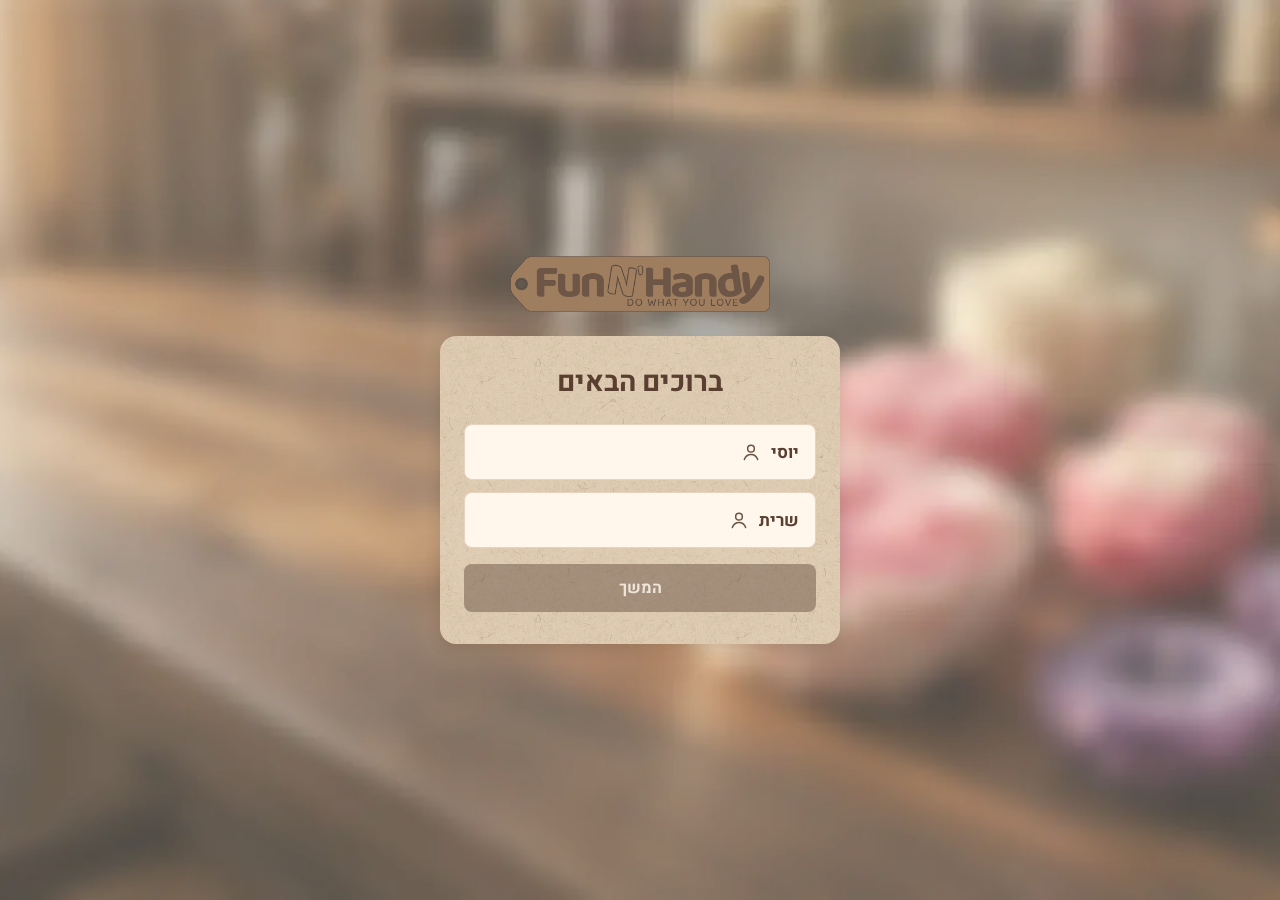
<file: index.html>
<!doctype html>
<html lang="he" dir="rtl">
<head>
  <meta charset="utf-8">
  <meta name="viewport" content="width=device-width, initial-scale=1">
  <title>FNH Pipeline</title>
  <!-- אייקונים: SVG ו-PNG 32 מתוך icon.svg. מסך הבית באייפון ו-manifest מתוך icon-mobile.svg -->
  <link rel="icon" href="icon.svg" type="image/svg+xml">
  <link rel="icon" href="favicon-32.png" type="image/png" sizes="32x32">
  <link rel="apple-touch-icon" href="apple-touch-icon.png" sizes="180x180">
  <link rel="manifest" href="manifest.json">
  <meta name="theme-color" content="#6C5546">
  <link rel="preload" href="assets/fonts/heebo-hebrew-400-normal.woff2" as="font" type="font/woff2" crossorigin>
  <link rel="stylesheet" href="css/styles.css">
  <script type="module" src="js/app.js"></script>
</head>
<body>
  <!-- תמונת הרקע המטושטשת: שכבה קבועה מאחורי הכל. מוצגת רק בכניסה, בלוח הבקרה וב"המשימות שלי" -->
  <div class="bg-photo" aria-hidden="true"></div>
  <!-- כל המסכים נבנים כאן מתוך js/app.js -->
  <div id="app" aria-live="polite"></div>
  <noscript>האפליקציה צריכה JavaScript כדי לעבוד.</noscript>
</body>
</html>
</file>
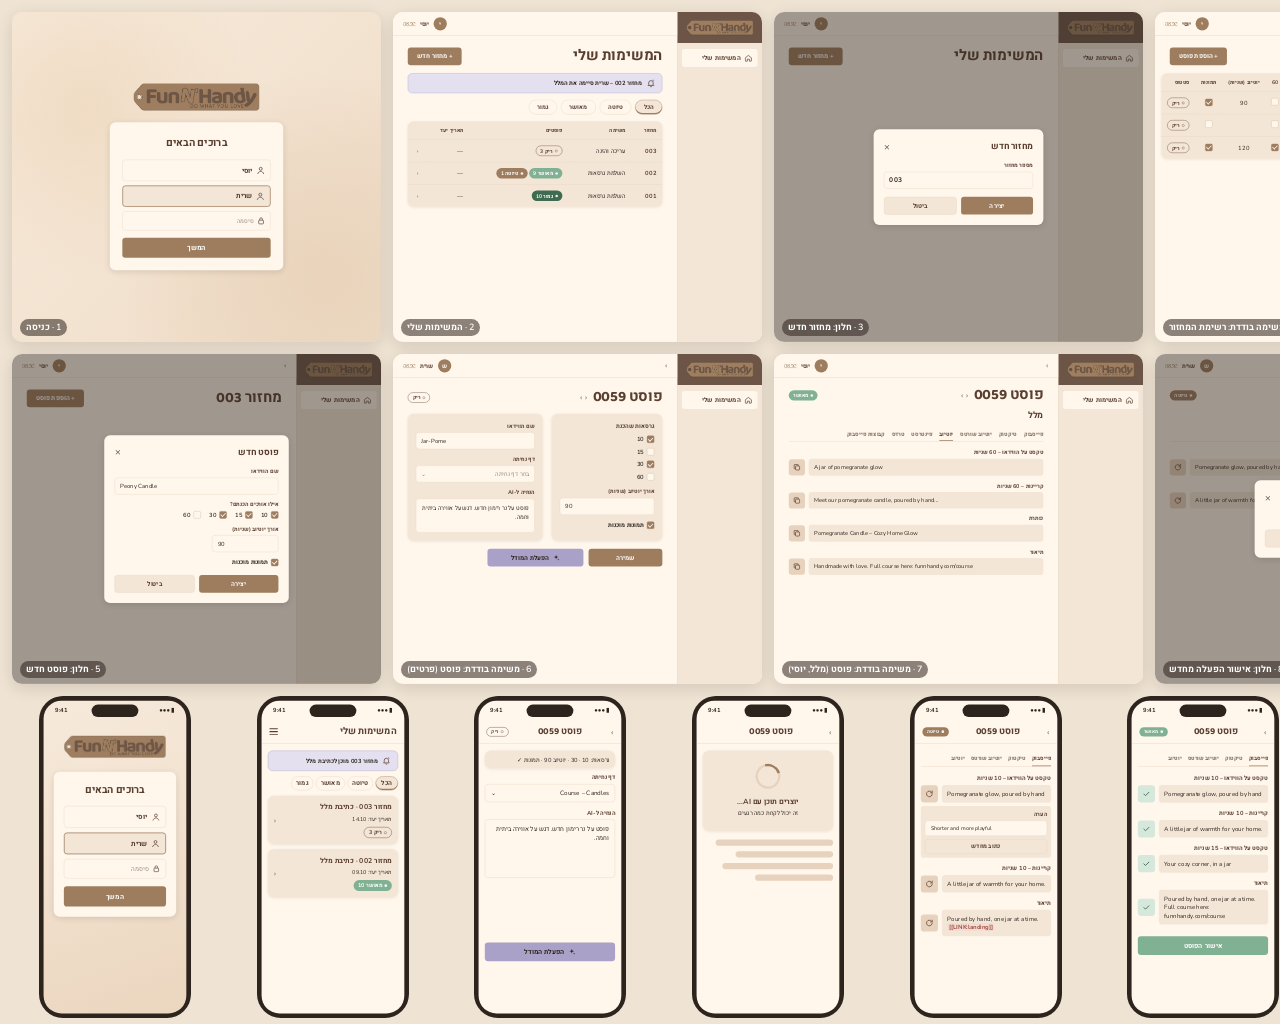
<file: mockups-html/board.html>
<!doctype html>
<html lang="he" dir="rtl">
<head>
<meta charset="utf-8">
<title>FNH Pipeline – Mockups</title>
<style>
@font-face{font-family:"Heebo";src:url(assets/fonts/heebo-hebrew-400-normal.woff2) format("woff2");font-weight:400}
@font-face{font-family:"Heebo";src:url(assets/fonts/heebo-hebrew-500-normal.woff2) format("woff2");font-weight:500}
@font-face{font-family:"Heebo";src:url(assets/fonts/heebo-hebrew-700-normal.woff2) format("woff2");font-weight:700}
@font-face{font-family:"Nunito";src:url(assets/fonts/nunito-latin-400-normal.woff2) format("woff2");font-weight:400}
@font-face{font-family:"Nunito";src:url(assets/fonts/nunito-latin-600-normal.woff2) format("woff2");font-weight:600}
@font-face{font-family:"Nunito";src:url(assets/fonts/nunito-latin-700-normal.woff2) format("woff2");font-weight:700}
@font-face{font-family:"Baloo Bhai 2";src:url(assets/fonts/baloo-bhai-2-latin-600-normal.woff2) format("woff2");font-weight:600}
@font-face{font-family:"Baloo Bhai 2";src:url(assets/fonts/baloo-bhai-2-latin-700-normal.woff2) format("woff2");font-weight:700}

:root{
  --bg:#FFF7EC; --surface:#F3E6D7; --muted:#E7D2BD;
  --primary:#9E7D5F; --primary-dark:#6C5546;
  --success:#80B192; --ai:#AAA1C8; --finished:#3F6B50; --alert:#A04A36;
  --h:#5A3E30; --t:#2E241E;
  --ui:"Nunito","Heebo",sans-serif; --head:"Baloo Bhai 2","Heebo",sans-serif;
  --card-shadow:0 2px 8px rgba(0,0,0,.08); --elev:0 4px 16px rgba(0,0,0,.12);
}
*{box-sizing:border-box;margin:0;padding:0}
html,body{width:1536px;height:1024px;background:#EFE3D3;font-family:var(--ui);color:var(--t)}
.board{position:relative;width:1536px;height:1024px;padding:12px;display:flex;flex-direction:column;gap:12px}
.row{display:flex;gap:12px;flex-direction:row-reverse;justify-content:space-between}
.row.r1,.row.r2{height:330px}
.row.r3{height:322px;justify-content:space-around}
.slot{position:relative;overflow:hidden;border-radius:10px;box-shadow:var(--elev)}
.slot.d{width:369px;height:330px}
.slot.p{width:152px;height:322px;border-radius:24px;box-shadow:none}
.scale-d{width:1000px;height:894px;transform:scale(.369);transform-origin:top right;position:absolute;top:0;right:0}
.scale-p{width:390px;height:826px;transform:scale(.39);transform-origin:top right;position:absolute;top:0;right:0}
.label{position:absolute;bottom:6px;left:8px;font:600 9px var(--ui);color:#fff;background:rgba(46,36,30,.55);padding:2px 6px;border-radius:999px;z-index:50;direction:rtl}

/* ===== shared screen pieces ===== */
.screen{width:100%;height:100%;background:var(--bg);position:relative;overflow:hidden;font-size:16px}
.app{display:flex;flex-direction:row;height:100%}
.sidebar{width:230px;background:var(--surface);border-left:1px solid var(--muted);display:flex;flex-direction:column}
.sidebar .brand{height:84px;background:var(--primary-dark);display:flex;align-items:center;justify-content:center}
.sidebar .brand img{width:180px;filter:drop-shadow(0 1px 1px rgba(0,0,0,.15))}
.nav{padding:16px 12px}
.nav a{display:flex;align-items:center;gap:10px;padding:12px 14px;border-radius:8px;background:var(--bg);color:var(--h);font-weight:700;text-decoration:none;font-size:17px}
.main{flex:1;display:flex;flex-direction:column;min-width:0}
.topbar{height:64px;border-bottom:1px solid var(--muted);display:flex;align-items:center;justify-content:space-between;padding:0 28px;background:var(--bg)}
.topbar .who{display:flex;align-items:center;gap:12px;direction:ltr}
.avatar{width:36px;height:36px;border-radius:50%;background:var(--primary);color:#fff;display:flex;align-items:center;justify-content:center;font-weight:700;font-size:16px}
.who .name{font-weight:700;color:var(--h)}
.who .out{color:var(--primary);font-size:14px;text-decoration:underline}
.back{color:var(--primary-dark);font-size:22px}
.content{padding:32px 40px;flex:1;overflow:hidden}
.titlebar{display:flex;align-items:center;justify-content:space-between;margin-bottom:22px}
h1{font-family:var(--head);font-weight:700;font-size:40px;color:var(--h);line-height:1.1}
h2{font-family:var(--head);font-weight:700;font-size:28px;color:var(--h)}
h3{font-family:var(--head);font-weight:700;font-size:24px;color:var(--h)}
.btn{display:inline-flex;align-items:center;justify-content:center;gap:8px;height:48px;padding:0 24px;border-radius:8px;font:700 17px var(--ui);border:none;white-space:nowrap}
.btn.primary{background:var(--primary);color:#fff}
.btn.secondary{background:var(--surface);color:var(--h);border:1px solid var(--muted)}
.btn.success{background:var(--success);color:#fff}
.btn.alert{background:var(--alert);color:#fff}
.btn.ai{background:var(--ai);color:var(--t)}
.btn.block{width:100%}
.card{background:var(--surface);border-radius:16px;box-shadow:var(--card-shadow)}
.field{margin-bottom:16px}
.field label{display:block;font-weight:700;color:var(--h);margin-bottom:6px;font-size:15px}
.input{height:46px;border:1px solid var(--muted);background:var(--bg);border-radius:8px;display:flex;align-items:center;padding:0 14px;font-size:16px;color:var(--t);gap:10px}
.input.ph{color:#9a8a7c}
.input.ltr{direction:ltr;justify-content:flex-start}
.input.sel{justify-content:space-between}
.textarea{min-height:92px;align-items:flex-start;padding-top:12px;line-height:1.5}
.cb{width:20px;height:20px;border-radius:4px;border:1.5px solid #CDB59D;background:var(--bg);display:inline-flex;align-items:center;justify-content:center;flex:none}
.cb.on{background:var(--primary);border-color:var(--primary)}
.cb.on::after{content:"";width:6px;height:11px;border:solid #fff;border-width:0 2.5px 2.5px 0;transform:rotate(45deg) translate(-1px,-1px)}
.cbrow{display:flex;gap:22px;align-items:center;flex-wrap:wrap}
.cbi{display:flex;align-items:center;gap:8px;font-weight:600}
.badge{display:inline-flex;align-items:center;gap:6px;height:28px;padding:0 12px;border-radius:999px;font-weight:700;font-size:14px;white-space:nowrap}
.badge::before{content:"";width:7px;height:7px;border-radius:50%;background:currentColor;opacity:.9}
.b-empty{border:1.5px solid var(--h);color:var(--h);background:transparent}
.b-empty::before{background:transparent;border:1.5px solid var(--h);width:5px;height:5px}
.b-draft{background:var(--primary);color:#fff}
.b-ok{background:var(--success);color:#fff}
.b-done{background:var(--finished);color:#fff}
.tbl{width:100%;border-collapse:separate;border-spacing:0;background:var(--surface);border-radius:16px;box-shadow:var(--card-shadow);overflow:hidden}
.tbl th{white-space:nowrap;font-size:14px;color:var(--h);font-weight:700;text-align:right;padding:14px 16px;border-bottom:1px solid var(--muted)}
.tbl td{white-space:nowrap;padding:16px;border-bottom:1px solid var(--muted);font-size:16px}
.tbl tr:last-child td{border-bottom:none}
.tbl .num{font-weight:700;color:var(--h)}
.tbl .en{direction:ltr;text-align:right}
.tbl .c{text-align:center}
.chev{color:var(--primary-dark);font-size:20px}
.pills{display:flex;gap:10px;margin:18px 0}
.pill{height:40px;padding:0 22px;border-radius:999px;background:var(--bg);border:1px solid var(--muted);display:flex;align-items:center;font-weight:700;color:var(--h)}
.pill.on{background:var(--surface);border-color:var(--primary);box-shadow:inset 0 -3px 0 var(--primary)}
.banner{display:flex;align-items:center;gap:12px;padding:14px 18px;border-radius:12px;font-weight:700}
.banner.ai{background:#E4E0F0;color:var(--t);border:1px solid var(--ai)}
.banner.err{background:#F2DDD6;color:var(--alert);border:1px solid #D9A898}
.overlay{position:absolute;inset:0;background:rgba(46,36,30,.45);display:flex;align-items:center;justify-content:center;z-index:5}
.modal{width:460px;background:var(--bg);border-radius:16px;box-shadow:var(--elev);padding:28px}
.modal .mh{display:flex;justify-content:space-between;align-items:center;margin-bottom:20px}
.x{font-size:26px;color:var(--h);line-height:1}
.modal .actions{display:flex;gap:12px;margin-top:22px}
.modal .actions .btn{flex:1}
.tabs{display:flex;gap:22px;border-bottom:1px solid var(--muted);margin-bottom:18px;white-space:nowrap}
.tabs span{padding:10px 0;color:#7d6a5b;font-weight:600}
.tabs span.on{color:var(--h);font-weight:700;box-shadow:inset 0 -3px 0 var(--primary)}
.tf{margin-bottom:16px}
.tf .lab{font-weight:700;color:var(--h);font-size:15px;margin-bottom:6px}
.tf .row2{display:flex;gap:10px;align-items:center}
.tf .box{flex:1;background:var(--surface);border-radius:8px;padding:12px 14px;direction:ltr;text-align:left;font-size:15.5px;color:var(--t);line-height:1.4}
.ib{width:44px;height:44px;border-radius:8px;background:var(--muted);display:flex;align-items:center;justify-content:center;flex:none}
.ib.okk{background:#D6E8DC}
.ib svg{width:22px;height:22px}
.link-ph{background:#F2DDD6;color:var(--alert);border-radius:4px;padding:0 4px;font-weight:700}

/* ===== phone ===== */
.phone{width:390px;height:826px;border-radius:56px;background:#2E241E;padding:12px;box-shadow:0 6px 18px rgba(0,0,0,.25)}
.phone .scr{width:100%;height:100%;border-radius:46px;overflow:hidden;background:var(--bg);position:relative;font-size:16px}
.status{height:50px;display:flex;align-items:center;justify-content:space-between;padding:0 30px;direction:ltr;font-weight:700;font-size:15px;color:var(--t)}
.notch{position:absolute;top:10px;left:50%;transform:translateX(-50%);width:120px;height:32px;background:#2E241E;border-radius:20px}
.mhead{height:60px;display:flex;align-items:center;justify-content:space-between;padding:0 20px;border-bottom:1px solid var(--muted)}
.mhead h2{font-size:24px}
.mbody{padding:18px 16px}
.mcard{background:var(--surface);border-radius:16px;box-shadow:var(--card-shadow);padding:16px;margin-bottom:12px}
.ham{display:flex;flex-direction:column;gap:5px}.ham i{display:block;width:22px;height:2.5px;background:var(--h);border-radius:2px}
</style>
</head>
<body>
<svg width="0" height="0" style="position:absolute">
  <defs>
    <symbol id="i-user" viewBox="0 0 24 24"><circle cx="12" cy="8" r="4" fill="none" stroke="currentColor" stroke-width="2"/><path d="M4 21c1.5-4 4.5-6 8-6s6.5 2 8 6" fill="none" stroke="currentColor" stroke-width="2" stroke-linecap="round"/></symbol>
    <symbol id="i-lock" viewBox="0 0 24 24"><rect x="5" y="10" width="14" height="11" rx="2" fill="none" stroke="currentColor" stroke-width="2"/><path d="M8 10V7a4 4 0 0 1 8 0v3" fill="none" stroke="currentColor" stroke-width="2"/></symbol>
    <symbol id="i-home" viewBox="0 0 24 24"><path d="M3 11l9-7 9 7v9a1 1 0 0 1-1 1h-5v-6H9v6H4a1 1 0 0 1-1-1z" fill="none" stroke="currentColor" stroke-width="2" stroke-linejoin="round"/></symbol>
    <symbol id="i-bell" viewBox="0 0 24 24"><path d="M6 16V11a6 6 0 0 1 12 0v5l2 2H4z" fill="none" stroke="currentColor" stroke-width="2" stroke-linejoin="round"/><path d="M10 20a2 2 0 0 0 4 0" fill="none" stroke="currentColor" stroke-width="2"/><circle cx="18" cy="5" r="3" fill="#AAA1C8"/></symbol>
    <symbol id="i-copy" viewBox="0 0 24 24"><rect x="8" y="8" width="12" height="12" rx="2" fill="none" stroke="currentColor" stroke-width="2"/><path d="M16 8V5a1 1 0 0 0-1-1H5a1 1 0 0 0-1 1v10a1 1 0 0 0 1 1h3" fill="none" stroke="currentColor" stroke-width="2"/></symbol>
    <symbol id="i-retry" viewBox="0 0 24 24"><path d="M20 12a8 8 0 1 1-2.3-5.6" fill="none" stroke="currentColor" stroke-width="2" stroke-linecap="round"/><path d="M20 4v5h-5" fill="none" stroke="currentColor" stroke-width="2" stroke-linecap="round" stroke-linejoin="round"/></symbol>
    <symbol id="i-check" viewBox="0 0 24 24"><path d="M5 12.5l4.5 4.5L19 7.5" fill="none" stroke="currentColor" stroke-width="2.5" stroke-linecap="round" stroke-linejoin="round"/></symbol>
    <symbol id="i-spark" viewBox="0 0 24 24"><path d="M12 3l1.8 5.2L19 10l-5.2 1.8L12 17l-1.8-5.2L5 10l5.2-1.8z" fill="currentColor"/><path d="M19 15l.8 2.2L22 18l-2.2.8L19 21l-.8-2.2L16 18l2.2-.8z" fill="currentColor"/></symbol>
    <symbol id="i-warn" viewBox="0 0 24 24"><path d="M12 3l10 18H2z" fill="currentColor"/><rect x="11" y="9" width="2" height="6" fill="#fff"/><rect x="11" y="16.5" width="2" height="2" fill="#fff"/></symbol>
  </defs>
</svg>

<div class="board">

<!-- ================= ROW 1 ================= -->
<div class="row r1">

  <!-- 1. Login desktop -->
  <div class="slot d"><div class="scale-d"><div class="screen" style="background:radial-gradient(circle at 20% 30%,#F0DCC4,transparent 45%),radial-gradient(circle at 85% 80%,#E9D3BB,transparent 50%),linear-gradient(135deg,#F7EADB,#EFDCC7);display:flex;align-items:center;justify-content:center">
    <div style="width:470px;text-align:center">
      <img src="assets/logo.png" style="width:340px;margin-bottom:26px">
      <div class="card" style="padding:34px;box-shadow:var(--elev);background:var(--bg)">
        <h2 style="margin-bottom:22px">ברוכים הבאים</h2>
        <div class="input" style="height:58px;margin-bottom:12px;font-weight:700;font-size:19px;color:var(--h)"><svg width="24" height="24" style="color:var(--h)"><use href="#i-user"/></svg>יוסי</div>
        <div class="input" style="height:58px;margin-bottom:12px;font-weight:700;font-size:19px;color:var(--h);border:2px solid var(--primary);background:var(--surface)"><svg width="24" height="24" style="color:var(--h)"><use href="#i-user"/></svg>שרית</div>
        <div class="input ph" style="height:52px;margin-bottom:20px"><svg width="22" height="22" style="color:var(--h)"><use href="#i-lock"/></svg>סיסמה</div>
        <div class="btn primary block" style="height:54px;font-size:19px">המשך</div>
      </div>
    </div>
  </div></div><span class="label">1 · כניסה</span></div>

  <!-- 2. My tasks desktop -->
  <div class="slot d"><div class="scale-d"><div class="screen"><div class="app">
    <aside class="sidebar"><div class="brand"><img src="assets/logo.png"></div><nav class="nav"><a><svg width="22" height="22"><use href="#i-home"/></svg>המשימות שלי</a></nav></aside>
    <div class="main">
      <div class="topbar"><span></span><div class="who"><span class="out">יציאה</span><span class="name">יוסי</span><span class="avatar">י</span></div></div>
      <div class="content">
        <div class="titlebar"><h1>המשימות שלי</h1><div class="btn primary">+ מחזור חדש</div></div>
        <div class="banner ai"><svg width="24" height="24" style="color:var(--h)"><use href="#i-bell"/></svg>מחזור 002 – שרית סיימה את המלל</div>
        <div class="pills"><div class="pill on">הכל</div><div class="pill">טיוטה</div><div class="pill">מאושר</div><div class="pill">גמור</div></div>
        <table class="tbl">
          <tr><th>מחזור</th><th>משימה</th><th>פוסטים</th><th>תאריך יעד</th><th></th></tr>
          <tr><td class="num">003</td><td>עריכה והזנה</td><td><span class="badge b-empty">ריק 3</span></td><td>—</td><td class="chev">‹</td></tr>
          <tr><td class="num">002</td><td>השלמת גרסאות</td><td><span class="badge b-ok">מאושר 9</span> <span class="badge b-draft">טיוטה 1</span></td><td>—</td><td class="chev">‹</td></tr>
          <tr><td class="num">001</td><td>השלמת גרסאות</td><td><span class="badge b-done">גמור 10</span></td><td>—</td><td class="chev">‹</td></tr>
        </table>
      </div>
    </div>
  </div></div></div><span class="label">2 · המשימות שלי</span></div>

  <!-- 3. New cycle modal -->
  <div class="slot d"><div class="scale-d"><div class="screen"><div class="app">
    <aside class="sidebar"><div class="brand"><img src="assets/logo.png"></div><nav class="nav"><a><svg width="22" height="22"><use href="#i-home"/></svg>המשימות שלי</a></nav></aside>
    <div class="main"><div class="topbar"><span></span><div class="who"><span class="out">יציאה</span><span class="name">יוסי</span><span class="avatar">י</span></div></div>
      <div class="content"><div class="titlebar"><h1>המשימות שלי</h1><div class="btn primary">+ מחזור חדש</div></div></div></div>
  </div>
  <div class="overlay"><div class="modal">
    <div class="mh"><h3>מחזור חדש</h3><span class="x">×</span></div>
    <div class="field"><label>מספר מחזור</label><div class="input ltr" style="font-weight:700;font-size:18px">003</div></div>
    <div class="actions"><div class="btn primary">יצירה</div><div class="btn secondary">ביטול</div></div>
  </div></div>
  </div></div><span class="label">3 · חלון: מחזור חדש</span></div>

  <!-- 4. Cycle list -->
  <div class="slot d"><div class="scale-d"><div class="screen"><div class="app">
    <aside class="sidebar"><div class="brand"><img src="assets/logo.png"></div><nav class="nav"><a><svg width="22" height="22"><use href="#i-home"/></svg>המשימות שלי</a></nav></aside>
    <div class="main"><div class="topbar"><span class="back">›</span><div class="who"><span class="out">יציאה</span><span class="name">יוסי</span><span class="avatar">י</span></div></div>
      <div class="content">
        <div class="titlebar"><h1>מחזור 003</h1><div class="btn primary">+ הוספת פוסט</div></div>
        <table class="tbl">
          <tr><th>מס' פוסט</th><th>שם הווידאו</th><th class="c">10</th><th class="c">15</th><th class="c">30</th><th class="c">60</th><th class="c">יוטיוב (שניות)</th><th class="c">תמונות</th><th>סטטוס</th></tr>
          <tr><td class="num">0059</td><td class="en">Jar-Pome</td><td class="c"><span class="cb on"></span></td><td class="c"><span class="cb"></span></td><td class="c"><span class="cb on"></span></td><td class="c"><span class="cb"></span></td><td class="c">90</td><td class="c"><span class="cb on"></span></td><td><span class="badge b-empty">ריק</span></td></tr>
          <tr><td class="num">0058</td><td class="en">Rose Candle</td><td class="c"><span class="cb on"></span></td><td class="c"><span class="cb on"></span></td><td class="c"><span class="cb"></span></td><td class="c"><span class="cb"></span></td><td class="c"></td><td class="c"><span class="cb"></span></td><td><span class="badge b-empty">ריק</span></td></tr>
          <tr><td class="num">0057</td><td class="en">Geode Candle</td><td class="c"><span class="cb"></span></td><td class="c"><span class="cb on"></span></td><td class="c"><span class="cb on"></span></td><td class="c"><span class="cb on"></span></td><td class="c">120</td><td class="c"><span class="cb on"></span></td><td><span class="badge b-empty">ריק</span></td></tr>
        </table>
        <div style="margin-top:26px"><div class="btn primary"><svg width="20" height="20"><use href="#i-check"/></svg>סיימתי את המחזור</div></div>
      </div></div>
  </div></div></div><span class="label">4 · משימה בודדת: רשימת המחזור</span></div>
</div>

<!-- ================= ROW 2 ================= -->
<div class="row r2">

  <!-- 5. New post modal -->
  <div class="slot d"><div class="scale-d"><div class="screen"><div class="app">
    <aside class="sidebar"><div class="brand"><img src="assets/logo.png"></div><nav class="nav"><a><svg width="22" height="22"><use href="#i-home"/></svg>המשימות שלי</a></nav></aside>
    <div class="main"><div class="topbar"><span class="back">›</span><div class="who"><span class="out">יציאה</span><span class="name">יוסי</span><span class="avatar">י</span></div></div>
      <div class="content"><div class="titlebar"><h1>מחזור 003</h1><div class="btn primary">+ הוספת פוסט</div></div></div></div>
  </div>
  <div class="overlay"><div class="modal" style="width:500px">
    <div class="mh"><h3>פוסט חדש</h3><span class="x">×</span></div>
    <div class="field"><label>שם הווידאו</label><div class="input ltr">Peony Candle</div></div>
    <div class="field"><label>אילו אורכים הכנתם?</label>
      <div class="cbrow"><span class="cbi"><span class="cb on"></span>10</span><span class="cbi"><span class="cb on"></span>15</span><span class="cbi"><span class="cb on"></span>30</span><span class="cbi"><span class="cb"></span>60</span></div></div>
    <div class="field"><label>אורך יוטיוב (שניות)</label><div class="input ltr" style="width:180px">90</div></div>
    <div class="cbi" style="margin-top:4px"><span class="cb on"></span>תמונות מוכנות</div>
    <div class="actions"><div class="btn primary">יצירה</div><div class="btn secondary">ביטול</div></div>
  </div></div>
  </div></div><span class="label">5 · חלון: פוסט חדש</span></div>

  <!-- 6. Post details -->
  <div class="slot d"><div class="scale-d"><div class="screen"><div class="app">
    <aside class="sidebar"><div class="brand"><img src="assets/logo.png"></div><nav class="nav"><a><svg width="22" height="22"><use href="#i-home"/></svg>המשימות שלי</a></nav></aside>
    <div class="main"><div class="topbar"><span class="back">›</span><div class="who"><span class="out">יציאה</span><span class="name">שרית</span><span class="avatar">ש</span></div></div>
      <div class="content">
        <div class="titlebar"><div style="display:flex;align-items:center;gap:16px"><h1>פוסט 0059</h1><span style="color:var(--primary-dark);font-size:22px">‹ ›</span></div><span class="badge b-empty">ריק</span></div>
        <div style="display:flex;gap:24px">
          <div class="card" style="width:300px;padding:22px">
            <div style="font-weight:700;color:var(--h);margin-bottom:12px">גרסאות שהכנת</div>
            <div style="display:flex;flex-direction:column;gap:12px;margin-bottom:18px">
              <span class="cbi"><span class="cb on"></span>10</span><span class="cbi"><span class="cb"></span>15</span><span class="cbi"><span class="cb on"></span>30</span><span class="cbi"><span class="cb"></span>60</span></div>
            <div class="field"><label>אורך יוטיוב (שניות)</label><div class="input ltr">90</div></div>
            <div class="cbi"><span class="cb on"></span>תמונות מוכנות</div>
          </div>
          <div class="card" style="flex:1;padding:22px">
            <div class="field"><label>שם הווידאו</label><div class="input ltr">Jar-Pome</div></div>
            <div class="field"><label>דף נחיתה</label><div class="input sel ph">בחר דף נחיתה<span>⌄</span></div></div>
            <div class="field" style="margin-bottom:0"><label>הנחיה ל-AI</label><div class="input textarea">פוסט על נר רימון חדש. דגש על אווירה ביתית וחמה.</div></div>
          </div>
        </div>
        <div style="display:flex;gap:14px;margin-top:22px"><div class="btn primary" style="width:200px">שמירה</div><div class="btn ai" style="width:260px"><svg width="20" height="20"><use href="#i-spark"/></svg>הפעלת המודל</div></div>
      </div></div>
  </div></div></div><span class="label">6 · משימה בודדת: פוסט (פרטים)</span></div>

  <!-- 7. Post text (Yossi copy) -->
  <div class="slot d"><div class="scale-d"><div class="screen"><div class="app">
    <aside class="sidebar"><div class="brand"><img src="assets/logo.png"></div><nav class="nav"><a><svg width="22" height="22"><use href="#i-home"/></svg>המשימות שלי</a></nav></aside>
    <div class="main"><div class="topbar"><span class="back">›</span><div class="who"><span class="out">יציאה</span><span class="name">יוסי</span><span class="avatar">י</span></div></div>
      <div class="content" style="padding-top:26px">
        <div class="titlebar" style="margin-bottom:14px"><div style="display:flex;align-items:center;gap:16px"><h1>פוסט 0059</h1><span style="color:var(--primary-dark);font-size:22px">‹ ›</span></div><span class="badge b-ok">מאושר</span></div>
        <h3 style="margin-bottom:8px">מלל</h3>
        <div class="tabs" style="gap:18px;font-size:15px"><span>פייסבוק</span><span>טיקטוק</span><span>יוטיוב שורטס</span><span class="on">יוטיוב</span><span>פינטרסט</span><span>טרדס</span><span>קבוצות פייסבוק</span></div>
        <div class="tf"><div class="lab">טקסט על הווידאו – 60 שניות</div><div class="row2"><div class="box">A jar of pomegranate glow</div><div class="ib"><svg style="color:var(--h)"><use href="#i-copy"/></svg></div></div></div>
        <div class="tf"><div class="lab">קריינות – 60 שניות</div><div class="row2"><div class="box">Meet our pomegranate candle, poured by hand...</div><div class="ib"><svg style="color:var(--h)"><use href="#i-copy"/></svg></div></div></div>
        <div class="tf"><div class="lab">כותרת</div><div class="row2"><div class="box">Pomegranate Candle – Cozy Home Glow</div><div class="ib"><svg style="color:var(--h)"><use href="#i-copy"/></svg></div></div></div>
        <div class="tf"><div class="lab">תיאור</div><div class="row2"><div class="box">Handmade with love. Full course here: funnhandy.com/course</div><div class="ib"><svg style="color:var(--h)"><use href="#i-copy"/></svg></div></div></div>
      </div></div>
  </div></div></div><span class="label">7 · משימה בודדת: פוסט (מלל, יוסי)</span></div>

  <!-- 8. Confirm modal -->
  <div class="slot d"><div class="scale-d"><div class="screen"><div class="app">
    <aside class="sidebar"><div class="brand"><img src="assets/logo.png"></div><nav class="nav"><a><svg width="22" height="22"><use href="#i-home"/></svg>המשימות שלי</a></nav></aside>
    <div class="main"><div class="topbar"><span class="back">›</span><div class="who"><span class="out">יציאה</span><span class="name">שרית</span><span class="avatar">ש</span></div></div>
      <div class="content" style="padding-top:26px">
        <div class="titlebar" style="margin-bottom:14px"><h1>פוסט 0059</h1><span class="badge b-draft">טיוטה</span></div>
        <h3 style="margin-bottom:8px">מלל</h3>
        <div class="tabs" style="gap:18px;font-size:15px"><span class="on">פייסבוק</span><span>טיקטוק</span><span>יוטיוב שורטס</span><span>יוטיוב</span></div>
        <div class="tf"><div class="lab">טקסט על הווידאו – 10 שניות</div><div class="row2"><div class="box">Pomegranate glow, poured by hand</div><div class="ib"><svg style="color:var(--h)"><use href="#i-retry"/></svg></div></div></div>
        <div class="tf"><div class="lab">קריינות – 10 שניות</div><div class="row2"><div class="box">A little jar of warmth for your home.</div><div class="ib"><svg style="color:var(--h)"><use href="#i-retry"/></svg></div></div></div>
      </div></div>
  </div>
  <div class="overlay"><div class="modal">
    <div class="mh"><h3>להפעיל שוב את המודל?</h3><span class="x">×</span></div>
    <p style="font-size:17px">התיקונים שלך יימחקו. להמשיך?</p>
    <div class="actions"><div class="btn alert">להמשיך</div><div class="btn secondary">ביטול</div></div>
  </div></div>
  </div></div><span class="label">8 · חלון: אישור הפעלה מחדש</span></div>
</div>

<!-- ================= ROW 3 (phones, Sarit) ================= -->
<div class="row r3">

  <!-- 9 login -->
  <div class="slot p"><div class="scale-p"><div class="phone"><div class="scr" style="background:linear-gradient(160deg,#F7EADB,#EBD6BF)">
    <div class="notch"></div><div class="status"><span>9:41</span><span>●●● ▮</span></div>
    <div style="padding:40px 26px;text-align:center">
      <img src="assets/logo.png" style="width:260px;margin-bottom:30px">
      <div class="card" style="padding:26px;background:var(--bg);box-shadow:var(--elev)">
        <h2 style="font-size:26px;margin-bottom:20px">ברוכים הבאים</h2>
        <div class="input" style="height:56px;margin-bottom:12px;font-weight:700;font-size:18px;color:var(--h)"><svg width="22" height="22"><use href="#i-user"/></svg>יוסי</div>
        <div class="input" style="height:56px;margin-bottom:12px;font-weight:700;font-size:18px;color:var(--h);border:2px solid var(--primary);background:var(--surface)"><svg width="22" height="22"><use href="#i-user"/></svg>שרית</div>
        <div class="input ph" style="height:50px;margin-bottom:20px"><svg width="20" height="20" style="color:var(--h)"><use href="#i-lock"/></svg>סיסמה</div>
        <div class="btn primary block" style="height:52px">המשך</div>
      </div>
    </div>
  </div></div></div></div>

  <!-- 10 my tasks -->
  <div class="slot p"><div class="scale-p"><div class="phone"><div class="scr">
    <div class="notch"></div><div class="status"><span>9:41</span><span>●●● ▮</span></div>
    <div class="mhead"><h2>המשימות שלי</h2><div class="ham"><i></i><i></i><i></i></div></div>
    <div class="mbody">
      <div class="banner ai" style="margin-bottom:14px;font-size:15px"><svg width="22" height="22" style="color:var(--h);flex:none"><use href="#i-bell"/></svg>מחזור 003 מוכן לכתיבת מלל</div>
      <div class="pills" style="margin:0 0 14px;gap:6px"><div class="pill on" style="padding:0 14px;height:36px">הכל</div><div class="pill" style="padding:0 12px;height:36px">טיוטה</div><div class="pill" style="padding:0 12px;height:36px">מאושר</div><div class="pill" style="padding:0 12px;height:36px">גמור</div></div>
      <div class="mcard"><div style="display:flex;justify-content:space-between;align-items:center"><div><div style="font-weight:700;color:var(--h);font-size:18px">מחזור 003 · כתיבת מלל</div><div style="font-size:14px;margin:6px 0 10px">תאריך יעד: 14.10</div><span class="badge b-empty">ריק 3</span></div><span class="chev">‹</span></div></div>
      <div class="mcard"><div style="display:flex;justify-content:space-between;align-items:center"><div><div style="font-weight:700;color:var(--h);font-size:18px">מחזור 002 · כתיבת מלל</div><div style="font-size:14px;margin:6px 0 10px">תאריך יעד: 09.10</div><span class="badge b-ok">מאושר 10</span></div><span class="chev">‹</span></div></div>
    </div>
  </div></div></div></div>

  <!-- 11 post -->
  <div class="slot p"><div class="scale-p"><div class="phone"><div class="scr">
    <div class="notch"></div><div class="status"><span>9:41</span><span>●●● ▮</span></div>
    <div class="mhead"><span class="back">›</span><h2>פוסט 0059</h2><span class="badge b-empty" style="font-size:12px;height:24px">ריק</span></div>
    <div class="mbody">
      <div class="mcard" style="font-size:15px;padding:12px 14px">גרסאות: 10 · 30 · יוטיוב 90 · תמונות ✓</div>
      <div class="field"><label>דף נחיתה</label><div class="input sel"><span style="direction:ltr">Course – Candles</span><span>⌄</span></div></div>
      <div class="field"><label>הנחיה ל-AI</label><div class="input textarea" style="min-height:150px">פוסט על נר רימון חדש. דגש על אווירה ביתית וחמה.</div></div>
      <div class="btn ai block" style="margin-top:150px"><svg width="20" height="20"><use href="#i-spark"/></svg>הפעלת המודל</div>
    </div>
  </div></div></div></div>

  <!-- 12 loading -->
  <div class="slot p"><div class="scale-p"><div class="phone"><div class="scr">
    <div class="notch"></div><div class="status"><span>9:41</span><span>●●● ▮</span></div>
    <div class="mhead"><span class="back">›</span><h2>פוסט 0059</h2><span style="width:24px"></span></div>
    <div class="mbody">
      <div class="mcard" style="text-align:center;padding:34px 16px">
        <div style="width:64px;height:64px;border-radius:50%;border:6px solid var(--muted);border-top-color:var(--primary);margin:0 auto 18px;transform:rotate(30deg)"></div>
        <div style="font-weight:700;color:var(--h);font-size:19px">יוצרים תוכן עם AI...</div>
        <div style="font-size:15px;margin-top:6px">זה יכול לקחת כמה רגעים</div>
      </div>
      <div style="display:flex;flex-direction:column;gap:14px;margin-top:22px">
        <div style="height:16px;border-radius:8px;background:var(--muted);width:90%"></div><div style="height:16px;border-radius:8px;background:var(--muted);width:75%"></div><div style="height:16px;border-radius:8px;background:var(--muted);width:85%"></div><div style="height:16px;border-radius:8px;background:var(--muted);width:60%"></div>
      </div>
    </div>
  </div></div></div></div>

  <!-- 13 retry note -->
  <div class="slot p"><div class="scale-p"><div class="phone"><div class="scr">
    <div class="notch"></div><div class="status"><span>9:41</span><span>●●● ▮</span></div>
    <div class="mhead"><span class="back">›</span><h2>פוסט 0059</h2><span class="badge b-draft" style="font-size:12px;height:24px">טיוטה</span></div>
    <div class="mbody">
      <div class="tabs" style="gap:16px;font-size:14px;overflow:hidden"><span class="on">פייסבוק</span><span>טיקטוק</span><span>יוטיוב שורטס</span><span>יוטיוב</span></div>
      <div class="tf"><div class="lab">טקסט על הווידאו – 10 שניות</div><div class="row2"><div class="box">Pomegranate glow, poured by hand</div><div class="ib"><svg style="color:var(--h)"><use href="#i-retry"/></svg></div></div>
        <div style="background:var(--surface);border-radius:8px;padding:10px;margin-top:8px"><div class="lab" style="font-size:14px">הערה</div><div class="input ltr" style="height:40px;font-size:14px">Shorter and more playful</div><div class="btn secondary" style="height:38px;margin-top:8px;font-size:15px;width:100%">כתוב מחדש</div></div></div>
      <div class="tf"><div class="lab">קריינות – 10 שניות</div><div class="row2"><div class="box">A little jar of warmth for your home.</div><div class="ib"><svg style="color:var(--h)"><use href="#i-retry"/></svg></div></div></div>
      <div class="tf"><div class="lab">תיאור</div><div class="row2"><div class="box">Poured by hand, one jar at a time. <span class="link-ph">[[LINK:landing]]</span></div><div class="ib"><svg style="color:var(--h)"><use href="#i-retry"/></svg></div></div></div>
    </div>
  </div></div></div></div>

  <!-- 14 approved -->
  <div class="slot p"><div class="scale-p"><div class="phone"><div class="scr">
    <div class="notch"></div><div class="status"><span>9:41</span><span>●●● ▮</span></div>
    <div class="mhead"><span class="back">›</span><h2>פוסט 0059</h2><span class="badge b-ok" style="font-size:12px;height:24px">מאושר</span></div>
    <div class="mbody">
      <div class="tabs" style="gap:16px;font-size:14px;overflow:hidden"><span class="on">פייסבוק</span><span>טיקטוק</span><span>יוטיוב שורטס</span><span>יוטיוב</span></div>
      <div class="tf"><div class="lab">טקסט על הווידאו – 10 שניות</div><div class="row2"><div class="box">Pomegranate glow, poured by hand</div><div class="ib okk"><svg style="color:var(--finished)"><use href="#i-check"/></svg></div></div></div>
      <div class="tf"><div class="lab">קריינות – 10 שניות</div><div class="row2"><div class="box">A little jar of warmth for your home.</div><div class="ib okk"><svg style="color:var(--finished)"><use href="#i-check"/></svg></div></div></div>
      <div class="tf"><div class="lab">טקסט על הווידאו – 15 שניות</div><div class="row2"><div class="box">Your cozy corner, in a jar</div><div class="ib okk"><svg style="color:var(--finished)"><use href="#i-check"/></svg></div></div></div>
      <div class="tf"><div class="lab">תיאור</div><div class="row2"><div class="box">Poured by hand, one jar at a time. Full course here: funnhandy.com/course</div><div class="ib okk"><svg style="color:var(--finished)"><use href="#i-check"/></svg></div></div></div>
      <div class="btn success block" style="margin-top:14px">אישור הפוסט</div>
    </div>
  </div></div></div></div>

  <!-- 15 error -->
  <div class="slot p"><div class="scale-p"><div class="phone"><div class="scr">
    <div class="notch"></div><div class="status"><span>9:41</span><span>●●● ▮</span></div>
    <div class="mhead"><span class="back">›</span><h2>פוסט 0059</h2><span class="badge b-draft" style="font-size:12px;height:24px">טיוטה</span></div>
    <div class="mbody">
      <div class="banner err" style="margin-bottom:14px;justify-content:space-between;font-size:15px"><span style="display:flex;align-items:center;gap:8px"><svg width="20" height="20"><use href="#i-warn"/></svg>המודל לא ענה בזמן. נסי שוב.</span><span class="btn alert" style="height:34px;padding:0 12px;font-size:14px">נסה שוב</span></div>
      <div class="tabs" style="gap:16px;font-size:14px;overflow:hidden"><span class="on">פייסבוק</span><span>טיקטוק</span><span>יוטיוב שורטס</span><span>יוטיוב</span></div>
      <div class="tf"><div class="lab">טקסט על הווידאו – 10 שניות</div><div class="row2"><div class="box">Pomegranate glow, poured by hand</div><div class="ib"><svg style="color:var(--h)"><use href="#i-retry"/></svg></div></div></div>
      <div class="tf"><div class="lab">קריינות – 10 שניות</div><div class="row2"><div class="box">A little jar of warmth for your home.</div><div class="ib"><svg style="color:var(--h)"><use href="#i-retry"/></svg></div></div></div>
      <div class="tf"><div class="lab">תיאור</div><div class="row2"><div class="box">Poured by hand, one jar at a time.</div><div class="ib"><svg style="color:var(--h)"><use href="#i-retry"/></svg></div></div></div>
    </div>
  </div></div></div></div>
</div>

</div>
</body>
</html>
</file>
<file: css/styles.css>
/* FNH Pipeline - עיצוב לפי DESIGN.md, חלק 2 (Style Guide).
   הכל מימין לשמאל, עם מאפיינים לוגיים בלבד (inline-start / inline-end). */

/* ===== גופנים (קבצים מקומיים מתוך assets/fonts) ===== */
@font-face { font-family: "Heebo"; src: url(../assets/fonts/heebo-hebrew-400-normal.woff2) format("woff2"); font-weight: 400; font-display: swap; }
@font-face { font-family: "Heebo"; src: url(../assets/fonts/heebo-hebrew-500-normal.woff2) format("woff2"); font-weight: 500; font-display: swap; }
@font-face { font-family: "Heebo"; src: url(../assets/fonts/heebo-hebrew-700-normal.woff2) format("woff2"); font-weight: 700; font-display: swap; }
@font-face { font-family: "Nunito"; src: url(../assets/fonts/nunito-latin-400-normal.woff2) format("woff2"); font-weight: 400; font-display: swap; }
@font-face { font-family: "Nunito"; src: url(../assets/fonts/nunito-latin-600-normal.woff2) format("woff2"); font-weight: 600; font-display: swap; }
@font-face { font-family: "Nunito"; src: url(../assets/fonts/nunito-latin-700-normal.woff2) format("woff2"); font-weight: 700; font-display: swap; }
@font-face { font-family: "Baloo Bhai 2"; src: url(../assets/fonts/baloo-bhai-2-latin-600-normal.woff2) format("woff2"); font-weight: 600; font-display: swap; }
@font-face { font-family: "Baloo Bhai 2"; src: url(../assets/fonts/baloo-bhai-2-latin-700-normal.woff2) format("woff2"); font-weight: 700; font-display: swap; }

/* ===== משתני עיצוב ===== */
:root {
  --bg: #FFF7EC;           /* רקע הדף, 60% */
  --surface: #F3E6D7;      /* כרטיס / משטח, 30% */
  --muted: #E7D2BD;        /* משטח מושתק, קווי הפרדה */
  --primary: #9E7D5F;
  --primary-dark: #6C5546;
  --success: #80B192;
  --ai: #AAA1C8;
  --finished: #3F6B50;
  --alert: #A04A36;
  --text-head: #5A3E30;
  --text: #2E241E;

  /* גוונים בהירים של אותם צבעים (מותר לפי DESIGN.md) */
  --ai-light: #E4E0F0;
  --alert-light: #F2DDD6;
  --success-light: #D6E8DC;

  --font-ui: "Nunito", "Heebo", sans-serif;
  --font-head: "Baloo Bhai 2", "Heebo", sans-serif;

  --r-card: 16px;
  --r-ctl: 8px;
  --r-pill: 999px;

  --s1: 8px; --s2: 16px; --s3: 24px; --s4: 32px; --s5: 48px;

  --shadow-card: 0 2px 8px rgba(0, 0, 0, .08);
  --shadow-elev: 0 4px 16px rgba(0, 0, 0, .12);
}

/* ===== בסיס ===== */
*, *::before, *::after { box-sizing: border-box; }
html, body { margin: 0; }
body {
  background: var(--bg);
  color: var(--text);
  font: 400 16px/1.5 var(--font-ui);
  min-height: 100vh;
}
h1, h2, h3 { font-family: var(--font-head); font-weight: 700; color: var(--text-head); margin: 0; line-height: 1.15; }
h1 { font-size: 48px; }
h2 { font-size: 32px; }
h3 { font-size: 24px; }
p { margin: 0; }
img { max-width: 100%; display: block; }
.small { font-size: 14px; }
.muted-text { color: var(--primary-dark); }
[hidden] { display: none !important; }

/* פוקוס נראה לכל רכיב (ניווט במקלדת) */
:focus-visible { outline: 3px solid var(--primary-dark); outline-offset: 2px; }

/* טקסט לקוראי מסך בלבד */
.sr-only {
  position: absolute; width: 1px; height: 1px; padding: 0; margin: -1px;
  overflow: hidden; clip: rect(0 0 0 0); white-space: nowrap; border: 0;
}

/* שדות תוכן באנגלית */
.ltr { direction: ltr; text-align: start; }

/* ===== כפתורים ===== */
.btn {
  display: inline-flex; align-items: center; justify-content: center; gap: var(--s1);
  height: 48px; padding-inline: var(--s3);
  border: none; border-radius: var(--r-ctl);
  font: 700 16px var(--font-ui); cursor: pointer; white-space: nowrap;
  text-decoration: none;
}
/* ניגודיות: לבן על החום הכהה (6.9), כי לבן על --primary לא עובר את התקן. החלטה של יוסי (31.10) */
.btn-primary   { background: var(--primary-dark); color: #fff; }
.btn-primary:hover:not(:disabled) { background: var(--text-head); }
.btn-secondary { background: var(--surface); color: var(--text-head); border: 1px solid var(--muted); }
.btn-secondary:hover:not(:disabled) { background: var(--muted); }
/* ניגודיות: טקסט כהה על הירוק (6.2), במקום לבן */
.btn-success   { background: var(--success); color: var(--text); }
.btn-alert     { background: var(--alert); color: #fff; }
.btn-ai        { background: var(--ai); color: var(--text); }
.btn-block     { width: 100%; }
.btn:disabled  { opacity: .5; cursor: not-allowed; }

/* כפתור אייקון מרובע 40×40 */
.icon-btn {
  width: 40px; height: 40px; flex: none;
  display: inline-flex; align-items: center; justify-content: center;
  background: var(--muted); color: var(--text-head);
  border: none; border-radius: var(--r-ctl); cursor: pointer;
}
.icon-btn.is-ok { background: var(--success-light); color: var(--finished); }
.icon-btn:hover:not(:disabled):not(.is-disabled) { background: #DCC4AC; }
.icon-btn:disabled, .icon-btn.is-disabled { opacity: .4; cursor: default; }
.icon { width: 20px; height: 20px; flex: none; }

/* כפתור טקסט (קישור) */
.link-btn {
  background: none; border: none; padding: 0; cursor: pointer;
  font: inherit; color: var(--primary-dark); text-decoration: underline;
}

/* ===== שדות ===== */
.field { margin-block-end: var(--s2); }
.field > label, .field-label {
  display: block; font-weight: 700; color: var(--text-head);
  font-size: 15px; margin-block-end: 6px;
}
.input, .select, .textarea {
  width: 100%; min-height: 48px;
  background: var(--bg); color: var(--text);
  border: 1px solid var(--muted); border-radius: var(--r-ctl);
  padding: 10px 14px; font: 400 16px var(--font-ui);
}
.textarea { min-height: 96px; resize: vertical; line-height: 1.5; }
.input:focus, .select:focus, .textarea:focus { outline: none; border-color: var(--primary); box-shadow: 0 0 0 2px rgba(158, 125, 95, .25); }
.input-wrap { position: relative; }
.input-wrap .icon { position: absolute; inset-inline-start: 14px; top: 50%; transform: translateY(-50%); color: var(--primary-dark); pointer-events: none; }
.input-wrap .input { padding-inline-start: 44px; }
.input-wrap .err-icon .icon { inset-inline-start: auto; inset-inline-end: 14px; color: var(--alert); }
.is-error .input-wrap .input { padding-inline-end: 44px; }
.is-error .input { border-color: var(--alert); }
.field-error { color: var(--alert); font-size: 14px; margin-block-start: 6px; }

/* תיבת סימון בעיצוב ה-style guide */
.check { display: inline-flex; align-items: center; gap: var(--s1); cursor: pointer; font-weight: 600; }
.check input {
  appearance: none; -webkit-appearance: none; margin: 0;
  width: 20px; height: 20px; flex: none;
  border: 1.5px solid var(--primary); border-radius: 4px; background: var(--bg);
  display: inline-grid; place-content: center; cursor: pointer;
}
.check input::after {
  content: ""; width: 6px; height: 11px;
  border: solid #fff; border-width: 0 2.5px 2.5px 0;
  transform: rotate(45deg) translate(-1px, -1px); opacity: 0;
}
.check input:checked { background: var(--primary); border-color: var(--primary); }
.check input:checked::after { opacity: 1; }
.check input:disabled { cursor: default; opacity: .7; }
.check-row { display: flex; flex-wrap: wrap; gap: var(--s1) var(--s3); }

/* ===== כרטיסים ===== */
.card {
  background: var(--surface); border-radius: var(--r-card);
  box-shadow: var(--shadow-card); padding: var(--s2);
}

/* ===== תגיות סטטוס ===== */
.badge {
  display: inline-flex; align-items: center; gap: 6px;
  height: 28px; padding-inline: 12px; border-radius: var(--r-pill);
  font-weight: 700; font-size: 14px; white-space: nowrap;
}
.badge::before { content: ""; width: 7px; height: 7px; border-radius: 50%; background: currentColor; }
.badge-empty    { border: 1.5px solid var(--text-head); color: var(--text-head); }
.badge-empty::before { background: transparent; border: 1.5px solid currentColor; width: 5px; height: 5px; }
.badge-draft    { background: var(--primary-dark); color: #fff; }
.badge-approved { background: var(--success); color: var(--text); }
.badge-finished { background: var(--finished); color: #fff; }

/* ===== פסי הודעה ===== */
.banner {
  display: flex; align-items: center; gap: 12px;
  padding: 14px 18px; border-radius: 12px; font-weight: 700;
}
.banner-ai  { background: var(--ai-light); border: 1px solid var(--ai); color: var(--text); }
.banner-err { background: var(--alert-light); border: 1px solid #D9A898; color: var(--alert); }
.banner-info { background: var(--surface); border: 1px solid var(--muted); color: var(--text-head); }
.banner-ok  { background: var(--success-light); border: 1px solid var(--success); color: var(--finished); }

/* ===== חלון ===== */
.overlay {
  position: fixed; inset: 0; z-index: 50;
  background: rgba(46, 36, 30, .45);
  display: flex; align-items: center; justify-content: center; padding: var(--s2);
}
.modal {
  width: min(460px, 100%); background: var(--bg);
  border-radius: var(--r-card); box-shadow: var(--shadow-elev); padding: var(--s3);
}
.modal-head { display: flex; align-items: center; justify-content: space-between; margin-block-end: var(--s3); }
.modal-actions { display: flex; gap: 12px; margin-block-start: var(--s3); }
.modal-actions .btn { flex: 1; }

/* ===== מעטפת האפליקציה ===== */
.app { display: flex; min-height: 100vh; }
.sidebar {
  width: 240px; flex: none; background: var(--surface);
  border-inline-start: 1px solid var(--muted);
  display: flex; flex-direction: column;
}
.brand { height: 84px; background: var(--primary-dark); display: flex; align-items: center; justify-content: center; padding-inline: var(--s2); }
.brand img { width: 180px; }
/* הלוגו יושב על רקע כהה, ולכן טבעת הפוקוס בהירה */
.brand:focus-visible { outline-color: #fff; outline-offset: -6px; }
.nav { padding: var(--s2) 12px; }
.nav a {
  display: flex; align-items: center; gap: 10px; padding: 12px 14px;
  border-radius: var(--r-ctl); color: var(--text-head); font-weight: 700; text-decoration: none;
}
.nav a[aria-current="page"] { background: var(--bg); }
.main { flex: 1; min-width: 0; display: flex; flex-direction: column; }
.topbar {
  height: 64px; display: flex; align-items: center; justify-content: space-between;
  padding-inline: var(--s4); border-block-end: 1px solid var(--muted);
}
.content { padding: var(--s4) var(--s5); flex: 1; }
.titlebar { display: flex; align-items: center; justify-content: space-between; gap: var(--s2); margin-block-end: var(--s3); flex-wrap: wrap; }

.content:focus { outline: none; }
.page-title:focus { outline: none; }

.skip-link {
  position: absolute; inset-inline-start: var(--s2); top: -60px; z-index: 100;
  background: var(--primary-dark); color: #fff; padding: 10px 16px; border-radius: var(--r-ctl);
}
.skip-link:focus { top: var(--s2); }

.back-btn {
  width: 40px; height: 40px; display: inline-flex; align-items: center; justify-content: center;
  color: var(--primary-dark); border-radius: var(--r-ctl);
}
.back-btn .icon { width: 24px; height: 24px; }
.back-btn:hover { background: var(--surface); }

.who { display: flex; align-items: center; gap: 12px; }
.avatar {
  width: 36px; height: 36px; border-radius: 50%;
  background: var(--primary-dark); color: #fff; font-weight: 700;
  display: inline-flex; align-items: center; justify-content: center;
}
.who-name { font-weight: 700; color: var(--text-head); }

/* כלים לאב הטיפוס בתחתית תפריט הצד */
.proto-box {
  margin-block-start: auto; padding: var(--s2);
  border-block-start: 1px dashed var(--muted); color: var(--primary-dark);
}

/* כותרת בטלפון: מוסתרת במחשב */
.mobile-head { display: none; }

.menu-wrap { position: relative; }
.menu {
  position: absolute; inset-inline-end: 0; top: calc(100% + 8px); z-index: 40;
  min-width: 220px; background: var(--bg); border-radius: var(--r-card);
  box-shadow: var(--shadow-elev); padding: var(--s1);
}
.menu a, .menu button {
  display: flex; align-items: center; gap: 10px; width: 100%;
  padding: 12px; border: none; background: none; border-radius: var(--r-ctl);
  font: 700 16px var(--font-ui); color: var(--text-head); text-decoration: none; cursor: pointer;
  text-align: start;
}
.menu a:hover, .menu button:hover { background: var(--surface); }
.menu .small { font-weight: 600; font-size: 14px; color: var(--primary-dark); }
.menu-user { padding: 8px 12px; color: var(--primary-dark); font-size: 14px; }
.menu hr { border: none; border-block-start: 1px solid var(--muted); margin: 4px 0; }

/* רשימות פשוטות במסכי הביניים */
.stage-note { color: var(--primary-dark); font-size: 14px; margin-block-end: var(--s2); }
.plain-list { list-style: none; margin: 0; padding: 0; display: grid; gap: 12px; max-width: 640px; }
.row-link {
  display: flex; align-items: center; justify-content: space-between;
  color: var(--text); text-decoration: none; font-size: 17px;
}
.row-link:hover { background: var(--muted); }

/* כותרת H3 על אלמנט אחר (למשל h2 בחלון) */
.h3 { font-size: 24px; }

.empty-state {
  background: var(--surface); border-radius: var(--r-card); padding: var(--s3);
  color: var(--primary-dark); text-align: center;
}

/* ===== טבלה ===== */
.tbl {
  width: 100%; border-collapse: separate; border-spacing: 0;
  background: var(--surface); border-radius: var(--r-card); box-shadow: var(--shadow-card); overflow: hidden;
}
.tbl th {
  font-size: 14px; color: var(--text-head); font-weight: 700; text-align: start;
  padding: 14px 16px; border-block-end: 1px solid var(--muted); white-space: nowrap;
}
.tbl td { padding: 12px 16px; border-block-end: 1px solid var(--muted); vertical-align: middle; white-space: nowrap; }
.tbl tbody tr:last-child td { border-block-end: none; }
.tbl tr[data-href] { cursor: pointer; }
.tbl tr[data-href]:hover td { background: var(--muted); }
.tbl .num { font-weight: 700; color: var(--text-head); text-align: start; }
.chev-cell { width: 56px; text-align: end; }

.badges { display: inline-flex; flex-wrap: wrap; gap: 6px; }

/* ===== רשימת המחזור ===== */
/* position: relative שומר את הטקסט לקורא מסך (sr-only) בתוך התיבה, כדי שלא ירחיב את הדף */
.tbl-wrap { position: relative; overflow-x: auto; border-radius: var(--r-card); box-shadow: var(--shadow-card); }
.tbl-wrap .tbl { box-shadow: none; }
.tbl .ck-cell { text-align: center; width: 1%; padding-inline: 10px; }
/* כותרת משותפת "גרסאות" מעל 10, 15, 30, 60 ו"ארוכה" */
.tbl .th-group { text-align: center; padding-block-end: 6px; }
.tbl .th-sub th { padding-block-start: 8px; }
.tbl th[rowspan] { vertical-align: bottom; }

/* תגית אורך לגרסה הארוכה: גלולה קטנה, למשל 2:00 (DESIGN, חלק 2) */
.len-tag {
  display: inline-block; padding: 2px 10px; border-radius: var(--r-pill);
  background: var(--muted); color: var(--text); font-size: 14px; font-weight: 700; line-height: 1.5;
}
.field-hint { margin-block-start: 6px; font-size: 14px; color: var(--text); }

/* תפריט שלוש הנקודות של פוסט: יושב ב-body, במיקום שמחושב מהכפתור */
.act-cell { width: 56px; padding-inline: 6px 12px; }
.act-btn { background: transparent; }
.act-btn:hover, .act-btn[aria-expanded="true"] { background: var(--muted); }
.act-menu { position: fixed; top: 0; inset-inline-end: auto; z-index: 60; }
.act-menu .icon { color: var(--primary-dark); }
.card-act { margin-inline-start: auto; }
.field-hint:empty { display: none; }
.tbl .ck-cell .check { justify-content: center; }
.flash-area { display: grid; gap: 12px; margin-block-end: var(--s2); }
.flash-area:empty { display: none; }
.bottom-actions { display: flex; justify-content: flex-end; margin-block-start: var(--s3); }
.post-cards { display: none; }
.post-card { display: grid; gap: 12px; }
.finished-row { padding-block-end: 8px; border-block-end: 1px solid var(--muted); }
.post-card-head {
  display: flex; align-items: center; justify-content: space-between; gap: var(--s1);
  color: var(--text-head); text-decoration: none; font-size: 17px;
}
.post-card-end { display: inline-flex; align-items: center; gap: var(--s1); color: var(--primary-dark); }
.fieldset { border: none; padding: 0; margin-inline: 0; }
.fieldset legend { padding: 0; margin-block-end: 8px; }

/* ===== מסך הפוסט ===== */
.h4 { font-size: 20px; margin-block-end: var(--s2); }
.post-nav { display: flex; align-items: center; gap: 12px; }
.icon-btn .icon { width: 22px; height: 22px; }
.status-row { display: flex; align-items: center; flex-wrap: wrap; gap: 12px; margin-block-end: var(--s2); }
.post-details { margin-block-end: var(--s3); }
.details-grid { display: grid; grid-template-columns: repeat(auto-fit, minmax(220px, 1fr)); gap: 0 var(--s3); }
.field-wide { grid-column: 1 / -1; }
.readonly-value { margin: 0; min-height: 48px; padding: 12px 0; white-space: pre-wrap; }
.form-actions { display: flex; justify-content: flex-end; }

.tabs { display: flex; gap: 4px; overflow-x: auto; border-block-end: 1px solid var(--muted); margin-block: var(--s2); }
/* הלשוניות נגללות לרוחב בלי פס גלילה נראה ובלי חיצי הגלילה של הדפדפן.
   הגלילה עצמה ממשיכה לעבוד באצבע, בגלגלת ובמקלדת */
.tabs { scrollbar-width: none; }
.tabs::-webkit-scrollbar { display: none; }
.tab {
  flex: none; background: none; border: none; cursor: pointer;
  font: 700 15px var(--font-ui); color: var(--primary-dark);
  padding: 10px 14px; border-block-end: 3px solid transparent; margin-block-end: -1px;
}
.tab:hover { color: var(--text-head); }
.tab[aria-selected="true"] { color: var(--text-head); border-block-end-color: var(--primary); }
.tab-panel { display: grid; gap: var(--s2); }
.tfield { display: grid; gap: 6px; }
.tfield .field-label { margin: 0; }
.tfield-row { display: flex; align-items: flex-start; gap: 12px; }
.text-box {
  flex: 1; min-width: 0; min-height: 48px; padding: 12px 14px;
  background: var(--surface); border: 1px solid var(--muted); border-radius: var(--r-ctl);
  white-space: pre-wrap; overflow-wrap: anywhere; line-height: 1.5;
}
.text-box[dir="ltr"] { text-align: start; }
.text-empty { color: var(--primary-dark); font-style: italic; }
.file-id { display: inline-block; max-width: 100%; overflow-wrap: anywhere; font-weight: 700; }
.link-missing { background: var(--alert-light); color: var(--alert); font-weight: 700; border-radius: 4px; padding-inline: 3px; }
.link-ok { color: var(--primary-dark); text-decoration: underline; }

/* שדה עריכה עם הדגשה: הרקע והשדה באותו תא בגריד, והרקע קובע את הגובה */
.hl-wrap {
  flex: 1; min-width: 0; display: grid;
  background: var(--surface); border: 1px solid var(--muted); border-radius: var(--r-ctl);
}
.hl-wrap:focus-within { border-color: var(--primary); box-shadow: 0 0 0 2px rgba(158, 125, 95, .25); }
.hl-backdrop, .hl-input {
  grid-area: 1 / 1; margin: 0; border: none; min-height: 48px; padding: 12px 14px;
  font: 400 16px/1.5 var(--font-ui); letter-spacing: normal;
  white-space: pre-wrap; overflow-wrap: anywhere;
}
.hl-backdrop { color: transparent; pointer-events: none; }
.hl-backdrop .link-missing { color: transparent; padding: 0; border-radius: 3px; font-weight: 400; background: #E9B8A8; box-shadow: 0 2px 0 var(--alert); }
.hl-input {
  width: 100%; background: transparent; color: var(--text); resize: none; overflow: hidden;
}
.hl-input:focus { outline: none; }
.hl-input[dir="ltr"], .hl-backdrop[dir="ltr"] { text-align: start; }

.retry-box { display: grid; gap: 6px; padding: 12px; background: var(--ai-light); border-radius: var(--r-ctl); }
.retry-row { display: flex; gap: 12px; }
.retry-row .input { flex: 1; min-width: 0; background: #fff; }
.retry-row .btn { flex: none; }

.ai-actions { justify-content: space-between; align-items: center; flex-wrap: wrap; gap: 12px; }
.proto-toggle { font-size: 14px; font-weight: 600; color: var(--primary-dark); border: 1px dashed var(--muted); border-radius: var(--r-ctl); padding: 6px 10px; }
.ai-error { flex-wrap: wrap; }
.ai-error-text { flex: 1; min-width: 180px; }
.approved-note { display: inline-flex; align-items: center; gap: 8px; margin: 0; color: var(--finished); font-weight: 700; }

.ai-loading { display: flex; align-items: center; gap: var(--s2); background: var(--ai-light); margin-block: var(--s2); }
.ai-loading p { margin: 0; }
.spinner {
  width: 28px; height: 28px; flex: none; border-radius: 50%;
  border: 3px solid var(--ai); border-block-start-color: transparent;
  animation: spin 1s linear infinite;
}
@keyframes spin { to { transform: rotate(360deg); } }
.skeleton { display: grid; gap: 12px; }
.skeleton span { height: 48px; border-radius: var(--r-ctl); background: var(--muted); animation: pulse 1.4s ease-in-out infinite; }
.skeleton span:nth-child(odd) { width: 70%; height: 20px; }
@keyframes pulse { 50% { opacity: .5; } }
@media (prefers-reduced-motion: reduce) {
  .spinner { animation-duration: 3s; }
  .skeleton span { animation: none; }
}

/* ===== לשוניות סינון ===== */
.list-tools { display: flex; align-items: center; justify-content: space-between; gap: var(--s2); margin-block: var(--s3) var(--s2); flex-wrap: wrap; }
.pills { display: flex; flex-wrap: wrap; gap: 10px; }
.pill {
  height: 40px; padding-inline: 20px; border-radius: var(--r-pill);
  background: var(--bg); border: 1px solid var(--muted);
  font: 700 15px var(--font-ui); color: var(--text-head); cursor: pointer;
}
.pill:hover { background: var(--surface); }
.pill[aria-pressed="true"] { background: var(--surface); border-color: var(--primary); box-shadow: inset 0 -3px 0 var(--primary); }

/* ===== פס התראות ===== */
.notify { align-items: flex-start; }
.notify .icon { margin-block-start: 2px; }
.notify-list { list-style: none; margin: 0; padding: 0; display: grid; gap: 4px; }

/* ===== כרטיסי משימה (טלפון) ===== */
.task-cards { display: none; }
.task-card {
  display: flex; align-items: center; justify-content: space-between; gap: 12px;
  color: var(--text); text-decoration: none;
}
.task-card:hover { background: var(--muted); }
.task-card-body { display: grid; gap: 6px; }
.task-card > .icon { color: var(--primary-dark); }
/* "שרית - כתיבת מלל" אצל יוסי: שורה אפורה, כי אין בה פעולה ליוסי */
.tbl tr.is-waiting td { background: var(--bg); color: var(--primary-dark); }
.tbl tr.is-waiting .num { color: var(--primary-dark); }
.task-card.is-waiting { background: var(--bg); box-shadow: none; border: 1px dashed var(--muted); color: var(--primary-dark); }

/* ===== אווטאר (DESIGN, חלק 2) ===== */
/* טבעת שקועה במקום מסגרת: מדרג אנכי מחום כהה לבז', ומעל התמונה צל פנימי.
   עובי הטבעת (--ring) נקבע ב-avatar() ב-ui.js. בלי תמונה: עיגול עם האות הראשונה */
.avatar-owner, .avatar-user {
  position: relative; overflow: hidden;
  width: var(--size, 32px); height: var(--size, 32px); flex: none;
  font-size: calc(var(--size, 32px) * .45);
  background: linear-gradient(#5A3E30, #E6D6C0);
}
.avatar > span, .avatar > img, .avatar-owner::after, .avatar-user::after {
  position: absolute; inset: var(--ring, 2px); border-radius: 50%;
}
.avatar > span { display: flex; align-items: center; justify-content: center; }
.avatar-owner > span { background: var(--primary-dark); color: #fff; }
.avatar-user > span { background: var(--muted); color: var(--text); }
.avatar > img { width: calc(100% - 2 * var(--ring, 2px)); height: calc(100% - 2 * var(--ring, 2px)); object-fit: cover; }
.avatar-owner::after, .avatar-user::after {
  content: ""; pointer-events: none;
  box-shadow: inset 0 3px 6px rgba(0, 0, 0, .45), inset 0 -2px 2px rgba(255, 247, 236, .35);
}

/* ===== לוח בקרה: כרטיסים צפים (DESIGN, מסך 1א ו"כרטיס צף") ===== */
.title-actions { display: flex; flex-wrap: wrap; gap: 12px; }
.float-grid {
  display: grid; grid-template-columns: repeat(3, minmax(0, 1fr)); gap: var(--s4);
  max-width: 1120px; padding-block: var(--s1) var(--s3);
}
/* החלטה של יוסי (2.11.2026): הכרטיסים ישרים בכל המכשירים, בלי הטיה ובלי תנועה במעבר עכבר,
   כי האנימציה לא הייתה חלקה ואחידה. העובי, הצל והלחיצה פנימה נשארים, כמו בטלפון */
.float-card {
  display: grid; gap: 12px; height: 100%; align-content: start;
  background: var(--surface); border-radius: var(--r-card); padding: var(--s2);
  color: var(--text); text-decoration: none;
  /* עובי: שש שכבות בגוונים כהים יותר מהנייר, ומתחתן צל הציפה */
  box-shadow: 0 1px 0 #CDBCA8, 0 2px 0 #C4B29D, 0 3px 0 #BBA893, 0 4px 0 #B39F89, 0 5px 0 #AB967F, 0 6px 0 #A38D76,
    0 14px 22px rgba(108, 85, 70, .3);
}
.float-card:focus-visible { outline: 3px solid var(--primary-dark); outline-offset: 4px; }
/* לחיצה: הכרטיס יורד מעט והעובי קטן, עד שמשחררים */
.float-card:active {
  transform: translateY(3px);
  box-shadow: 0 1px 0 #CDBCA8, 0 2px 0 #BBA893, 0 3px 0 #A38D76, 0 8px 14px rgba(108, 85, 70, .24);
}

.fc-head { display: flex; align-items: center; justify-content: space-between; gap: 12px; }
/* הנחה: Extra Bold (800) לא קיים בקובצי הגופן, ולכן הדפדפן מציג את 700 */
.fc-num { font: 800 48px/1 var(--font-head); color: var(--text-head); }
.fc-stage { font-size: 22px; font-weight: 700; color: var(--text-head); line-height: 1.3; }
.fc-line { font-size: 20px; color: var(--text-head); }
.fc-due { font-size: 18px; color: var(--text-head); }
.fc-done {
  width: 80px; height: 80px; border-radius: 50%; flex: none;
  display: inline-flex; align-items: center; justify-content: center;
  background: var(--bg); border: 3px solid var(--muted); color: var(--finished); font-size: 36px; font-weight: 700;
}

/* פס בשלושה מקטעים, מקטע לכל שלב. כמו מגירה: המסילה שקועה, והמילוי מורם ומתחיל מימין */
.fc-bar { display: grid; grid-template-columns: repeat(3, 1fr); gap: 4px; }
.fc-seg {
  display: block; height: 12px; border-radius: var(--r-pill); overflow: hidden;
  background: rgba(108, 85, 70, .18); box-shadow: inset 0 2px 3px rgba(0, 0, 0, .18);
}
.fc-seg > span {
  display: block; height: 100%; border-radius: inherit;
  box-shadow: inset 0 -2px 0 rgba(0, 0, 0, .22), 0 1px 2px rgba(46, 36, 30, .3);
}
/* צבעי השלבים (DESIGN, "צבעי השלבים בלוח הבקרה"): רק בפס, בנקודה ב"המשימות שלי" ובפס השלב ברשימת המחזור */
.seg-edit > span, .dot-edit { background: #E48F10; }
.seg-text > span, .dot-text { background: #3B8AC2; }
.seg-complete > span, .dot-complete { background: #489834; }
/* פס השלב ברשימת המחזור: אותו פס, קטן יותר, ולידו השלב בטקסט */
.cycle-stage {
  display: flex; align-items: center; flex-wrap: wrap; gap: 6px 12px;
  margin-block: calc(var(--s3) * -0.5) var(--s3); color: var(--text-head);
}
.cycle-stage:empty { display: none; }
.fc-bar.bar-small { inline-size: 240px; max-inline-size: 100%; }
.bar-small .fc-seg { height: 8px; }
.stage-dot {
  display: inline-block; width: 10px; height: 10px; border-radius: 50%; flex: none;
  margin-inline-end: 8px; vertical-align: middle;
}
/* מחזור שהושלם: הרקע והעובי שקופים ב-60%. הטקסט והפס בצבע מלא, כדי לשמור על ניגודיות */
.float-card.stage-done {
  box-shadow: 0 1px 0 rgba(205, 188, 168, .6), 0 2px 0 rgba(196, 178, 157, .6), 0 3px 0 rgba(187, 168, 147, .6),
    0 4px 0 rgba(179, 159, 137, .6), 0 5px 0 rgba(171, 150, 127, .6), 0 6px 0 rgba(163, 141, 118, .6),
    0 14px 22px rgba(108, 85, 70, .18);
}

/* "הפחתת תנועה": גם הלחיצה בלי תזוזה. העובי והצל נשארים */
@media (prefers-reduced-motion: reduce) {
  .float-card:active { transform: none; }
}

/* ===== מסך הכניסה ===== */
.login {
  min-height: 100vh; padding: var(--s3) var(--s2);
  display: flex; flex-direction: column; align-items: center; justify-content: center; gap: var(--s3);
}

/* ===== רקע תמונה (DESIGN, חלק 2) ===== */
/* שכבה קבועה עם position: fixed, ולא background-attachment: fixed, שלא עובד טוב באייפון.
   הדפדפן בוחר קובץ לפי רוחב המסך. מעל התמונה שכבת קרם: 30% בכניסה, 60% בלוח הבקרה וב"המשימות שלי" */
.bg-photo {
  display: none; position: fixed; inset: 0; z-index: -1;
  background: url(../assets/backgrounds/workshop-960.webp) 70% 50% / cover no-repeat;
}
.bg-photo::after { content: ""; position: absolute; inset: 0; background: rgba(255, 247, 236, .6); }
body[data-bg] .bg-photo { display: block; }
body[data-bg="login"] .bg-photo::after { background: rgba(255, 247, 236, .3); }
/* טקסט קטן שיושב ישירות על התמונה (השם, "יציאה", "רענון"): צבע הטקסט הרגיל, כ-5.2.
   מתחת לשכבה של 60% גם צבע הכותרות מגיע רק ל-3.3 */
body[data-bg] .topbar .who-name,
body[data-bg] .content .link-btn,
body[data-bg] .topbar .link-btn { color: var(--text); }
@media (min-width: 961px) { .bg-photo { background-image: url(../assets/backgrounds/workshop-1280.webp); } }
@media (min-width: 1281px) { .bg-photo { background-image: url(../assets/backgrounds/workshop-1920.webp); } }
.login-logo { width: min(260px, 70vw); }
.login-card {
  width: min(400px, 100%); background: var(--bg);
  border-radius: var(--r-card); box-shadow: var(--shadow-elev); padding: var(--s4) var(--s3);
}
.login-title { font-size: 28px; text-align: center; margin-block-end: var(--s3); }
.choices { border: none; margin: 0 0 var(--s2); padding: 0; display: grid; gap: 12px; }
.choice {
  display: flex; align-items: center; gap: 10px;
  height: 56px; padding-inline: var(--s2);
  background: var(--bg); border: 1px solid var(--muted); border-radius: var(--r-ctl);
  font-weight: 700; font-size: 17px; color: var(--text-head); cursor: pointer;
}
.choice input { position: absolute; opacity: 0; pointer-events: none; }
.choice:hover { background: var(--surface); }
.choice:has(input:checked) { background: var(--surface); border: 2px solid var(--primary); }
.choice:has(input:focus-visible) { outline: 3px solid var(--primary-dark); outline-offset: 2px; }
.choice .icon { color: var(--primary-dark); }

/* ===== מרקם נייר (DESIGN, חלק 2, "מרקם נייר") ===== */
/* אריח של 512 שמוצג ב-256, לחדות ברטינה. צבע הבסיס של כל משטח נשאר מתחת, למקרה שהקובץ לא נטען.
   כפתורים, תגיות ורקע הדף בלי מרקם */
:root {
  --tex-surface: url(../assets/textures/paper-surface.webp);
  --tex-field: url(../assets/textures/paper-field.webp);
  /* גוון שקוף למעבר עכבר, כדי שהמרקם יישאר גלוי מתחתיו */
  --tex-hover: linear-gradient(rgba(108, 85, 70, .12), rgba(108, 85, 70, .12));
}
.card:not(.ai-loading), .tbl, .modal, .login-card, .sidebar, .menu, .empty-state, .float-card {
  background-image: var(--tex-surface); background-size: 256px;
}
.input, .select, .textarea, .hl-wrap {
  background-image: var(--tex-field); background-size: 256px;
}
/* שדה לקריאה בלבד (למשל "שם הווידאו" אצל שרית): טקסט מלא בלי שקיפות, בלי מסגרת,
   ומרקם המשטח במקום מרקם השדה. הסמן לא משתנה למצב כתיבה.
   מתחתיו קו תחתון דק, כדי שלא יתמזג עם הכרטיס. הפינות התחתונות ישרות, כדי שהקו יהיה ישר.
   -webkit-text-fill-color: ספארי מבהיר טקסט של שדה מושבת גם כשהצבע מוגדר */
.input:disabled, .select:disabled, .textarea:disabled,
.input[readonly], .textarea[readonly], .text-box {
  color: var(--text); opacity: 1;
  border-color: transparent; border-block-end-color: #B39F89; cursor: default;
  border-end-start-radius: 0; border-end-end-radius: 0;
  background-color: var(--surface); background-image: var(--tex-surface); background-size: 256px;
}
.input:disabled, .select:disabled, .textarea:disabled { -webkit-text-fill-color: var(--text); }
/* שדה ריק לקריאה בלבד מציג קו "—" (placeholder בקוד) */
.input:disabled::placeholder, .textarea:disabled::placeholder {
  color: var(--text-head); -webkit-text-fill-color: var(--text-head); opacity: 1;
}
.row-link:hover, .task-card:hover:not(.is-waiting) {
  background-image: var(--tex-hover), var(--tex-surface); background-size: auto, 256px;
}
/* שורה בטבלה: גוון שקוף, כדי שהמרקם של הטבלה ייראה דרכו */
.tbl tr[data-href]:hover td { background: rgba(108, 85, 70, .12); }
/* מחזור שהושלם: המרקם והעובי שקופים ב-60%, והטקסט והפס בצבע מלא */
.float-card.stage-done { position: relative; isolation: isolate; background: none; }
.float-card.stage-done::before {
  content: ""; position: absolute; inset: 0; z-index: -1; border-radius: inherit;
  background: var(--surface) var(--tex-surface) 0 0 / 256px; opacity: .6;
}

/* טקסט משני קטן על המרקם: #6C5546 מגיע שם רק ל-3.69, ולכן #5A3E30 (5.16) */
.card .muted-text, .modal .muted-text, .text-empty, .link-ok,
.modal .link-btn, .sidebar .link-btn, .proto-box, .proto-toggle,
.menu .small, .menu-user, .empty-state, .post-card-end { color: var(--text-head); }

/* ===== טלפון ===== */
/* מסך מחשב קטן: כותרות הטבלה נשברות לשתי שורות, ופחות ריווח בתאים */
@media (max-width: 1279px) {
  .tbl th { white-space: normal; }
  .tbl th, .tbl td { padding-inline: 10px; }
  .tbl .ck-cell { padding-inline: 6px; }
}

/* טאבלט: תפריט צד צר יותר ופחות שוליים */
@media (max-width: 1023px) {
  .sidebar { width: 200px; }
  .content { padding: var(--s3); }
  /* רשימת המחזור רחבה מדי לטבלה ליד תפריט הצד, ולכן מוצגת בכרטיסים */
  .post-table { display: none; }
  .post-cards { display: grid; }
  .float-grid { grid-template-columns: repeat(2, minmax(0, 1fr)); }
}

@media (max-width: 767px) {
  h1 { font-size: 32px; }
  h2 { font-size: 24px; }
  h3 { font-size: 20px; }
  .sidebar, .topbar { display: none; }
  .mobile-head {
    display: grid; grid-template-columns: 48px 1fr 48px; align-items: center;
    height: 60px; padding-inline: var(--s1);
    border-block-end: 1px solid var(--muted); background: var(--bg);
    position: sticky; top: 0; z-index: 30;
  }
  .mobile-head .menu-wrap { justify-self: end; }
  .menu-btn { background: transparent; }
  .mobile-title {
    text-align: center; font: 700 22px var(--font-head); color: var(--text-head);
    overflow: hidden; text-overflow: ellipsis; white-space: nowrap;
  }
  /* בטלפון הכותרת מופיעה בפס העליון. ה-h1 נשאר לקוראי מסך */
  .page-title {
    position: absolute; width: 1px; height: 1px; overflow: hidden; clip: rect(0 0 0 0); white-space: nowrap;
  }
  .content { padding: var(--s2); }
  .titlebar:not(:has(> :not(.page-title))) { display: none; }
  /* הכפתור הראשי ברוחב מלא */
  .titlebar > .btn { width: 100%; }
  .title-actions { width: 100%; flex-direction: column-reverse; }
  .title-actions .btn { width: 100%; }
  .float-grid { grid-template-columns: 1fr; gap: var(--s3); }
  .task-table { display: none; }
  .task-cards { display: grid; }
  .post-table { display: none; }
  .post-cards { display: grid; }
  .bottom-actions .btn { width: 100%; }
  .form-actions .btn { width: 100%; }
  .retry-row { flex-direction: column; }
  .titlebar:has(.post-nav) { display: flex; justify-content: center; }
  .pill { padding-inline: 16px; }
}
</file>
